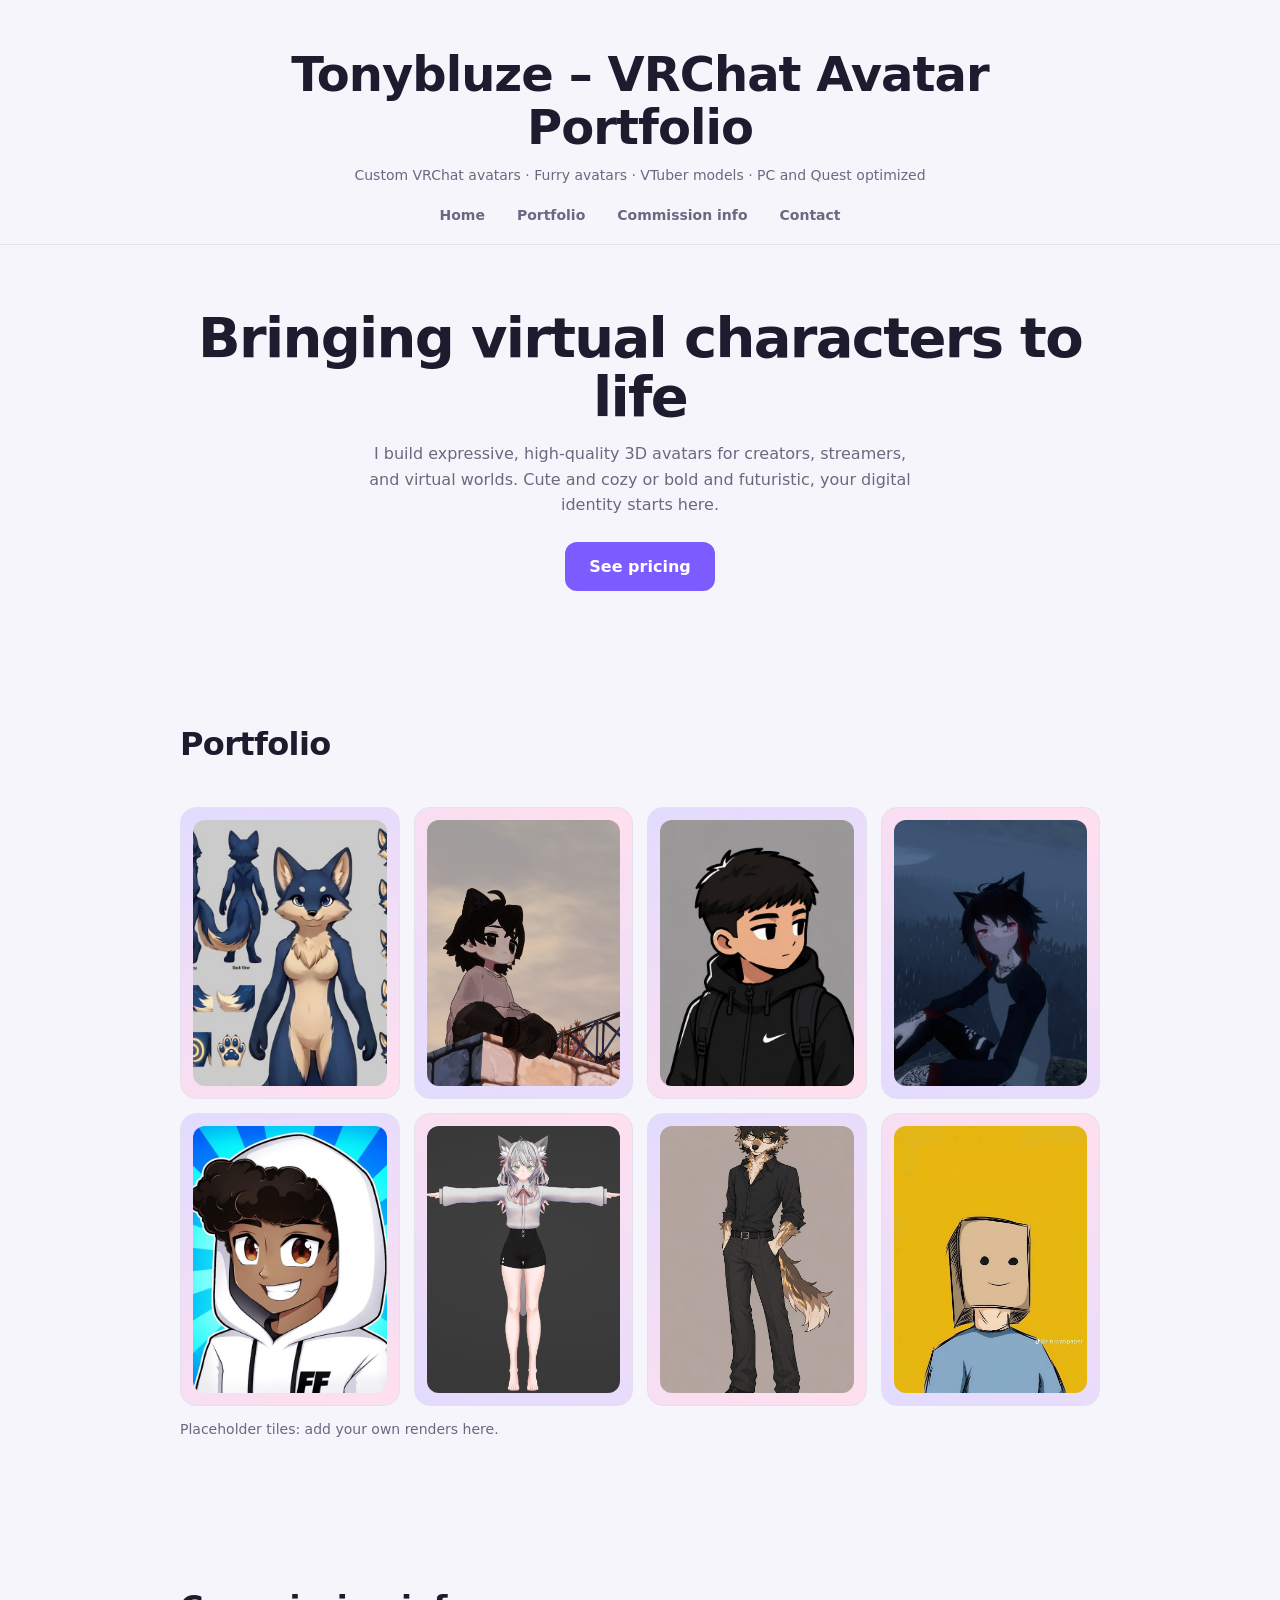
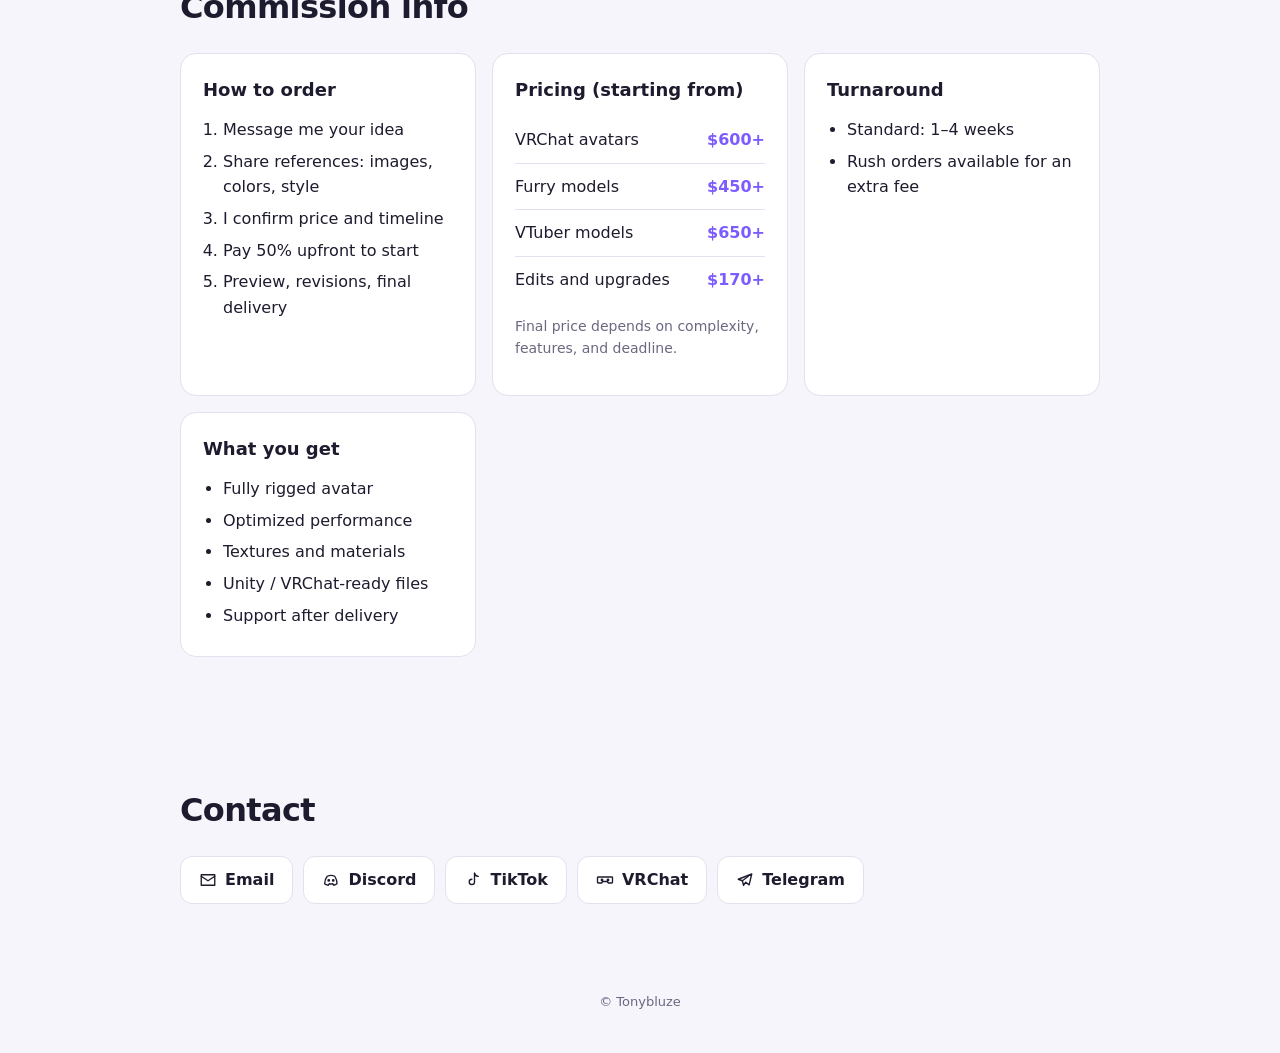
<file: tony/index.html>
<!DOCTYPE html>
<html lang="en">
<head>
<meta charset="utf-8">
<meta name="viewport" content="width=device-width, initial-scale=1, viewport-fit=cover">
<title>Tonybluze – VRChat Avatar Portfolio</title>
<link rel="stylesheet" href="style.css">
</head>
<body>
<header class="top">
  <h1>Tonybluze – VRChat Avatar Portfolio</h1>
  <p>Custom VRChat avatars · Furry avatars · VTuber models · PC and Quest optimized</p>
</header>
<nav aria-label="Sections">
  <a href="#home">Home</a><a href="#portfolio">Portfolio</a><a href="#commissions">Commission info</a><a href="#contact">Contact</a>
</nav>

<section id="home" class="hero">
  <h2>Bringing virtual characters to life</h2>
  <p>I build expressive, high-quality 3D avatars for creators, streamers, and virtual worlds. Cute and cozy or bold and futuristic, your digital identity starts here.</p>
  <a class="btn" href="#commissions">See pricing</a>
</section>

<section id="portfolio">
  <h3>Portfolio</h3>
  <div class="grid">
    <div class="tile"><img src="assets/FURRY _ VROID _ VRM CHAT _ FURSONA _ FURRY VTUBER _ FURSONA VROID.jpg" alt=""></div>
    <div class="tile"><img src="assets/VRChat Avatar Portrait.jpg" alt=""></div>
    <div class="tile"> <img src="assets/1132233162601206298.jpg" alt=""></div>
    <div class="tile"><img src="assets/204773114297730668.jpg" alt=""></div>
    <div class="tile"><img src="assets/Foltyn.jpg" alt=""></div>
    <div class="tile"><img src="assets/𝙅𝙐𝙉𝙊𝙉𝙉🐐👿3D-V-artist (@non_shopppp) on X.jpg" alt=""></div>
    <div class="tile"><img src="assets/33073378511368487.jpg" alt=""></div>
    <div class="tile"><img src="assets/1150247561088090739.jpg" alt=""></div>
  </div>
  <p class="note">Placeholder tiles: add your own renders here.</p>
</section>

<section id="commissions">
  <h3>Commission info</h3>
  <div class="cols">
    <div class="card">
      <h4>How to order</h4>
      <ol>
        <li>Message me your idea</li>
        <li>Share references: images, colors, style</li>
        <li>I confirm price and timeline</li>
        <li>Pay 50% upfront to start</li>
        <li>Preview, revisions, final delivery</li>
      </ol>
    </div>
    <div class="card">
      <h4>Pricing (starting from)</h4>
      <ul class="price">
        <li><span>VRChat avatars</span><b>$600+</b></li>
        <li><span>Furry models</span><b>$450+</b></li>
        <li><span>VTuber models</span><b>$650+</b></li>
        <li><span>Edits and upgrades</span><b>$170+</b></li>
      </ul>
      <p class="note">Final price depends on complexity, features, and deadline.</p>
    </div>
    <div class="card">
      <h4>Turnaround</h4>
      <ul>
        <li>Standard: 1–4 weeks</li>
        <li>Rush orders available for an extra fee</li>
      </ul>
    </div>
    <div class="card">
      <h4>What you get</h4>
      <ul>
        <li>Fully rigged avatar</li>
        <li>Optimized performance</li>
        <li>Textures and materials</li>
        <li>Unity / VRChat-ready files</li>
        <li>Support after delivery</li>
      </ul>
    </div>
  </div>
</section>

<section id="contact">
  <h3>Contact</h3>
  <div class="links">
    <a href="mailto:you@example.com"><svg viewBox="0 0 24 24" aria-hidden="true"><path d="M3 5h18v14H3z"/><path d="m3 7 9 6 9-6"/></svg>Email</a>
    <a href="#"><svg viewBox="0 0 24 24" aria-hidden="true"><path d="M7 7c3-1.5 7-1.5 10 0 2 3 3 6 3 10-1.500 1-3 1.600-4.500 2l-1-2c-2 .5-3 .5-5 0l-1 2C6 18.600 4.500 18 3.500 17c0-4 1-7 3.500-10z"/><circle cx="9" cy="12.500" r="1"/><circle cx="15" cy="12.500" r="1"/></svg>Discord</a>
    <a href="#"><svg viewBox="0 0 24 24" aria-hidden="true"><path d="M14 3v11.500a3.500 3.500 0 1 1-3.500-3.500"/><path d="M14 3c.500 2.500 2 4 5 4.200"/></svg>TikTok</a>
    <a href="#"><svg viewBox="0 0 24 24" aria-hidden="true"><path d="M3 8h18a1 1 0 0 1 1 1v6a1 1 0 0 1-1 1h-4.500l-1.500-2h-6l-1.500 2H3a1 1 0 0 1-1-1V9a1 1 0 0 1 1-1z"/><circle cx="8" cy="12" r="1"/><circle cx="16" cy="12" r="1"/></svg>VRChat</a>
    <a href="#"><svg viewBox="0 0 24 24" aria-hidden="true"><path d="M21 4 3 11l5.500 2L10 19l3-4 4.500 3.500z"/><path d="m8.500 13 8-6"/></svg>Telegram</a>
  </div>
</section>

<footer>© Tonybluze</footer>
</body>
</html>
</file>
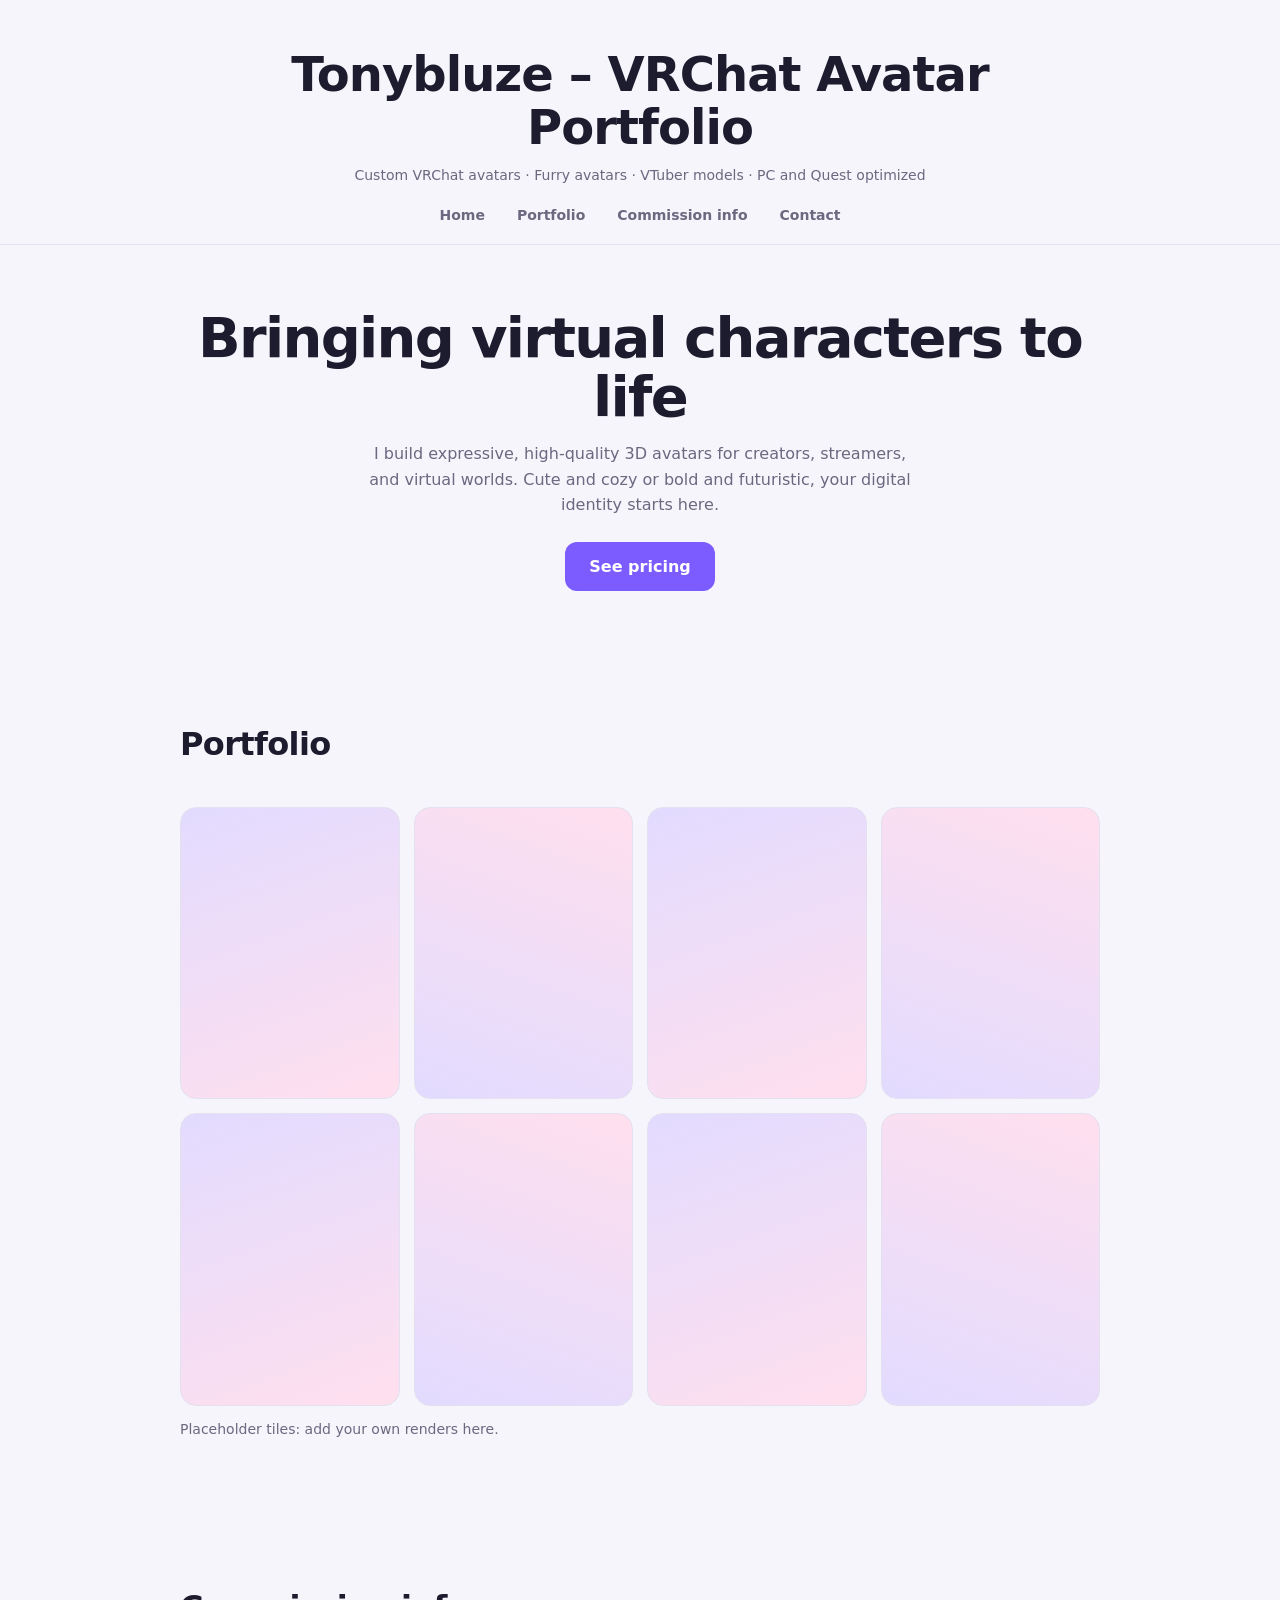
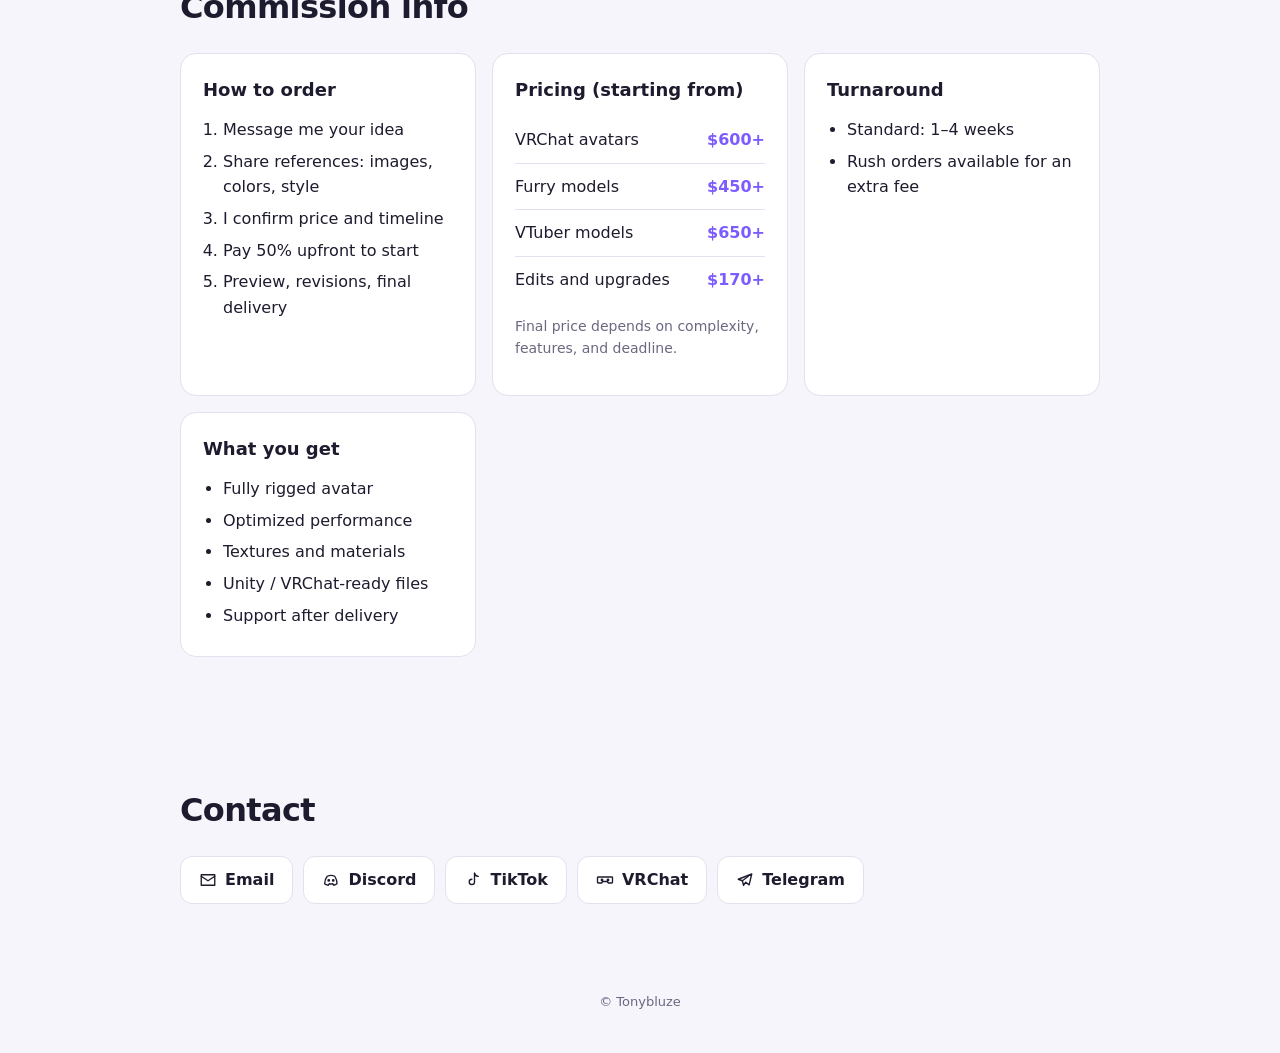
<file: tony/preview/Tonybluze – VRChat Avatar Portfolio.html>
<!DOCTYPE html>
<html lang="en">
<head>
<meta charset="utf-8">
<meta name="viewport" content="width=device-width, initial-scale=1, viewport-fit=cover">
<title>Tonybluze – VRChat Avatar Portfolio</title>
<style>
:root{--bg:#f6f5fb;--card:#fff;--ink:#1d1b2e;--mute:#6b6880;--line:#e3e0ef;--accent:#7c5cff;--accent2:#ff6fb1;--on:#fff;
box-sizing:border-box;padding-top:env(safe-area-inset-top,0px);padding-bottom:env(safe-area-inset-bottom,0px)}
@media (prefers-color-scheme:dark){:root:not([data-theme="light"]){--bg:#13121c;--card:#1d1b2b;--ink:#f1effa;--mute:#a09cb8;--line:#2e2b42;--accent:#9a82ff;--accent2:#ff86c0;--on:#13121c}}
:root[data-theme="dark"]{--bg:#13121c;--card:#1d1b2b;--ink:#f1effa;--mute:#a09cb8;--line:#2e2b42;--accent:#9a82ff;--accent2:#ff86c0;--on:#13121c}
*{box-sizing:border-box}
html{scroll-behavior:smooth;scroll-padding-top:72px}
body{margin:0;background:var(--bg);color:var(--ink);font:16px/1.6 "Inter",system-ui,-apple-system,"Segoe UI",sans-serif}
@media (prefers-reduced-motion:reduce){html{scroll-behavior:auto}}
a{color:inherit}
nav{position:sticky;top:env(safe-area-inset-top,0px);z-index:5;background:var(--bg);border-bottom:1px solid var(--line);display:flex;gap:4px;justify-content:center;flex-wrap:wrap;padding:10px 12px}
nav a{text-decoration:none;font-weight:600;font-size:14px;padding:8px 14px;border-radius:999px;color:var(--mute)}
nav a:hover,nav a:focus-visible{background:var(--card);color:var(--ink);outline:2px solid var(--accent)}
section{max-width:960px;margin:0 auto;padding:64px 20px}
header.top{text-align:center;padding:48px 20px 0;max-width:960px;margin:0 auto}
header.top h1{font-size:clamp(28px,6vw,48px);line-height:1.1;margin:0 0 10px;letter-spacing:-.02em}
header.top p{margin:0;color:var(--mute);font-size:14px}
.hero{text-align:center}
.hero h2{font-size:clamp(32px,7vw,56px);line-height:1.05;margin:0 0 14px;letter-spacing:-.03em}
.hero p{max-width:560px;margin:0 auto 24px;color:var(--mute)}
.btn{display:inline-block;background:var(--accent);color:var(--on);font-weight:700;text-decoration:none;padding:12px 24px;border-radius:12px}
.btn:focus-visible{outline:3px solid var(--ink);outline-offset:2px}
.grid{display:grid;grid-template-columns:repeat(auto-fill,minmax(180px,1fr));gap:14px;margin-top:36px}
.tile{aspect-ratio:3/4;border-radius:16px;border:1px solid var(--line);display:flex;align-items:flex-end;padding:12px;font-size:13px;font-weight:600;color:var(--mute);background:linear-gradient(160deg,color-mix(in srgb,var(--accent) 22%,var(--card)),color-mix(in srgb,var(--accent2) 22%,var(--card)))}
.tile:nth-child(even){background:linear-gradient(200deg,color-mix(in srgb,var(--accent2) 22%,var(--card)),color-mix(in srgb,var(--accent) 22%,var(--card)))}
h3{font-size:clamp(24px,4vw,32px);margin:0 0 20px;letter-spacing:-.02em}
.cols{display:grid;grid-template-columns:repeat(auto-fit,minmax(260px,1fr));gap:16px}
.card{background:var(--card);border:1px solid var(--line);border-radius:16px;padding:22px}
.card h4{margin:0 0 12px;font-size:18px}
.card ul,.card ol{margin:0;padding-left:20px}
.card li{margin:6px 0}
.price{list-style:none;padding:0!important}
.price li{display:flex;justify-content:space-between;gap:12px;border-bottom:1px solid var(--line);padding:10px 0;margin:0}
.price li:last-child{border:0}
.price b{color:var(--accent)}
.note{color:var(--mute);font-size:14px;margin-top:12px}
.links{display:flex;flex-wrap:wrap;gap:10px}
.links svg{width:18px;height:18px;fill:none;stroke:currentColor;stroke-width:1.800;stroke-linecap:round;stroke-linejoin:round;flex:none}
.links a{display:inline-flex;align-items:center;gap:8px;background:var(--card);border:1px solid var(--line);padding:10px 18px;border-radius:12px;text-decoration:none;font-weight:600}
.links a:hover,.links a:focus-visible{border-color:var(--accent);outline:none}
footer{text-align:center;color:var(--mute);font-size:13px;padding:24px 20px 40px}
</style>
</head>
<body>
<header class="top">
  <h1>Tonybluze – VRChat Avatar Portfolio</h1>
  <p>Custom VRChat avatars · Furry avatars · VTuber models · PC and Quest optimized</p>
</header>
<nav aria-label="Sections">
  <a href="#home">Home</a><a href="#portfolio">Portfolio</a><a href="#commissions">Commission info</a><a href="#contact">Contact</a>
</nav>

<section id="home" class="hero">
  <h2>Bringing virtual characters to life</h2>
  <p>I build expressive, high-quality 3D avatars for creators, streamers, and virtual worlds. Cute and cozy or bold and futuristic, your digital identity starts here.</p>
  <a class="btn" href="#commissions">See pricing</a>
</section>

<section id="portfolio">
  <h3>Portfolio</h3>
  <div class="grid">
    <div class="tile"></div><div class="tile"></div><div class="tile"></div>
    <div class="tile"></div><div class="tile"></div><div class="tile"></div>
    <div class="tile"></div><div class="tile"></div>
  </div>
  <p class="note">Placeholder tiles: add your own renders here.</p>
</section>

<section id="commissions">
  <h3>Commission info</h3>
  <div class="cols">
    <div class="card">
      <h4>How to order</h4>
      <ol>
        <li>Message me your idea</li>
        <li>Share references: images, colors, style</li>
        <li>I confirm price and timeline</li>
        <li>Pay 50% upfront to start</li>
        <li>Preview, revisions, final delivery</li>
      </ol>
    </div>
    <div class="card">
      <h4>Pricing (starting from)</h4>
      <ul class="price">
        <li><span>VRChat avatars</span><b>$600+</b></li>
        <li><span>Furry models</span><b>$450+</b></li>
        <li><span>VTuber models</span><b>$650+</b></li>
        <li><span>Edits and upgrades</span><b>$170+</b></li>
      </ul>
      <p class="note">Final price depends on complexity, features, and deadline.</p>
    </div>
    <div class="card">
      <h4>Turnaround</h4>
      <ul>
        <li>Standard: 1–4 weeks</li>
        <li>Rush orders available for an extra fee</li>
      </ul>
    </div>
    <div class="card">
      <h4>What you get</h4>
      <ul>
        <li>Fully rigged avatar</li>
        <li>Optimized performance</li>
        <li>Textures and materials</li>
        <li>Unity / VRChat-ready files</li>
        <li>Support after delivery</li>
      </ul>
    </div>
  </div>
</section>

<section id="contact">
  <h3>Contact</h3>
  <div class="links">
    <a href="mailto:you@example.com"><svg viewBox="0 0 24 24" aria-hidden="true"><path d="M3 5h18v14H3z"/><path d="m3 7 9 6 9-6"/></svg>Email</a>
    <a href="#"><svg viewBox="0 0 24 24" aria-hidden="true"><path d="M7 7c3-1.5 7-1.5 10 0 2 3 3 6 3 10-1.500 1-3 1.600-4.500 2l-1-2c-2 .5-3 .5-5 0l-1 2C6 18.600 4.500 18 3.500 17c0-4 1-7 3.500-10z"/><circle cx="9" cy="12.500" r="1"/><circle cx="15" cy="12.500" r="1"/></svg>Discord</a>
    <a href="#"><svg viewBox="0 0 24 24" aria-hidden="true"><path d="M14 3v11.500a3.500 3.500 0 1 1-3.500-3.500"/><path d="M14 3c.500 2.500 2 4 5 4.200"/></svg>TikTok</a>
    <a href="#"><svg viewBox="0 0 24 24" aria-hidden="true"><path d="M3 8h18a1 1 0 0 1 1 1v6a1 1 0 0 1-1 1h-4.500l-1.500-2h-6l-1.500 2H3a1 1 0 0 1-1-1V9a1 1 0 0 1 1-1z"/><circle cx="8" cy="12" r="1"/><circle cx="16" cy="12" r="1"/></svg>VRChat</a>
    <a href="#"><svg viewBox="0 0 24 24" aria-hidden="true"><path d="M21 4 3 11l5.500 2L10 19l3-4 4.500 3.500z"/><path d="m8.500 13 8-6"/></svg>Telegram</a>
  </div>
</section>

<footer>© Tonybluze</footer>
</body>
</html>
</file>
<file: tony/style.css>
:root{--bg:#f6f5fb;--card:#fff;--ink:#1d1b2e;--mute:#6b6880;--line:#e3e0ef;--accent:#7c5cff;--accent2:#ff6fb1;--on:#fff;
box-sizing:border-box;padding-top:env(safe-area-inset-top,0px);padding-bottom:env(safe-area-inset-bottom,0px)}
@media (prefers-color-scheme:dark){:root:not([data-theme="light"]){--bg:#13121c;--card:#1d1b2b;--ink:#f1effa;--mute:#a09cb8;--line:#2e2b42;--accent:#9a82ff;--accent2:#ff86c0;--on:#13121c}}
:root[data-theme="dark"]{--bg:#13121c;--card:#1d1b2b;--ink:#f1effa;--mute:#a09cb8;--line:#2e2b42;--accent:#9a82ff;--accent2:#ff86c0;--on:#13121c}
*{box-sizing:border-box}
html{scroll-behavior:smooth;scroll-padding-top:72px}
body{margin:0;background:var(--bg);color:var(--ink);font:16px/1.6 "Inter",system-ui,-apple-system,"Segoe UI",sans-serif}
@media (prefers-reduced-motion:reduce){html{scroll-behavior:auto}}
a{color:inherit}
nav{position:sticky;top:env(safe-area-inset-top,0px);z-index:5;background:var(--bg);border-bottom:1px solid var(--line);display:flex;gap:4px;justify-content:center;flex-wrap:wrap;padding:10px 12px}
nav a{text-decoration:none;font-weight:600;font-size:14px;padding:8px 14px;border-radius:999px;color:var(--mute)}
nav a:hover,nav a:focus-visible{background:var(--card);color:var(--ink);outline:2px solid var(--accent)}
section{max-width:960px;margin:0 auto;padding:64px 20px}
header.top{text-align:center;padding:48px 20px 0;max-width:960px;margin:0 auto}
header.top h1{font-size:clamp(28px,6vw,48px);line-height:1.1;margin:0 0 10px;letter-spacing:-.02em}
header.top p{margin:0;color:var(--mute);font-size:14px}
.hero{text-align:center}
.hero h2{font-size:clamp(32px,7vw,56px);line-height:1.05;margin:0 0 14px;letter-spacing:-.03em}
.hero p{max-width:560px;margin:0 auto 24px;color:var(--mute)}
.btn{display:inline-block;background:var(--accent);color:var(--on);font-weight:700;text-decoration:none;padding:12px 24px;border-radius:12px}
.btn:focus-visible{outline:3px solid var(--ink);outline-offset:2px}
.grid{display:grid;grid-template-columns:repeat(auto-fill,minmax(180px,1fr));gap:14px;margin-top:36px}
.tile{aspect-ratio:3/4;border-radius:16px;border:1px solid var(--line);display:flex;align-items:flex-end;padding:12px;font-size:13px;font-weight:600;color:var(--mute);background:linear-gradient(160deg,color-mix(in srgb,var(--accent) 22%,var(--card)),color-mix(in srgb,var(--accent2) 22%,var(--card)))}
.tile:nth-child(even){background:linear-gradient(200deg,color-mix(in srgb,var(--accent2) 22%,var(--card)),color-mix(in srgb,var(--accent) 22%,var(--card)))}
h3{font-size:clamp(24px,4vw,32px);margin:0 0 20px;letter-spacing:-.02em}
.cols{display:grid;grid-template-columns:repeat(auto-fit,minmax(260px,1fr));gap:16px}
.card{background:var(--card);border:1px solid var(--line);border-radius:16px;padding:22px}
.card h4{margin:0 0 12px;font-size:18px}
.card ul,.card ol{margin:0;padding-left:20px}
.card li{margin:6px 0}
.price{list-style:none;padding:0!important}
.price li{display:flex;justify-content:space-between;gap:12px;border-bottom:1px solid var(--line);padding:10px 0;margin:0}
.price li:last-child{border:0}
.price b{color:var(--accent)}
.note{color:var(--mute);font-size:14px;margin-top:12px}
.links{display:flex;flex-wrap:wrap;gap:10px}
.links svg{width:18px;height:18px;fill:none;stroke:currentColor;stroke-width:1.800;stroke-linecap:round;stroke-linejoin:round;flex:none}
.links a{display:inline-flex;align-items:center;gap:8px;background:var(--card);border:1px solid var(--line);padding:10px 18px;border-radius:12px;text-decoration:none;font-weight:600}
.links a:hover,.links a:focus-visible{border-color:var(--accent);outline:none}
footer{text-align:center;color:var(--mute);font-size:13px;padding:24px 20px 40px}
.tile img{width:100%;height:100%;object-fit:cover;border-radius:12px}
</file>
